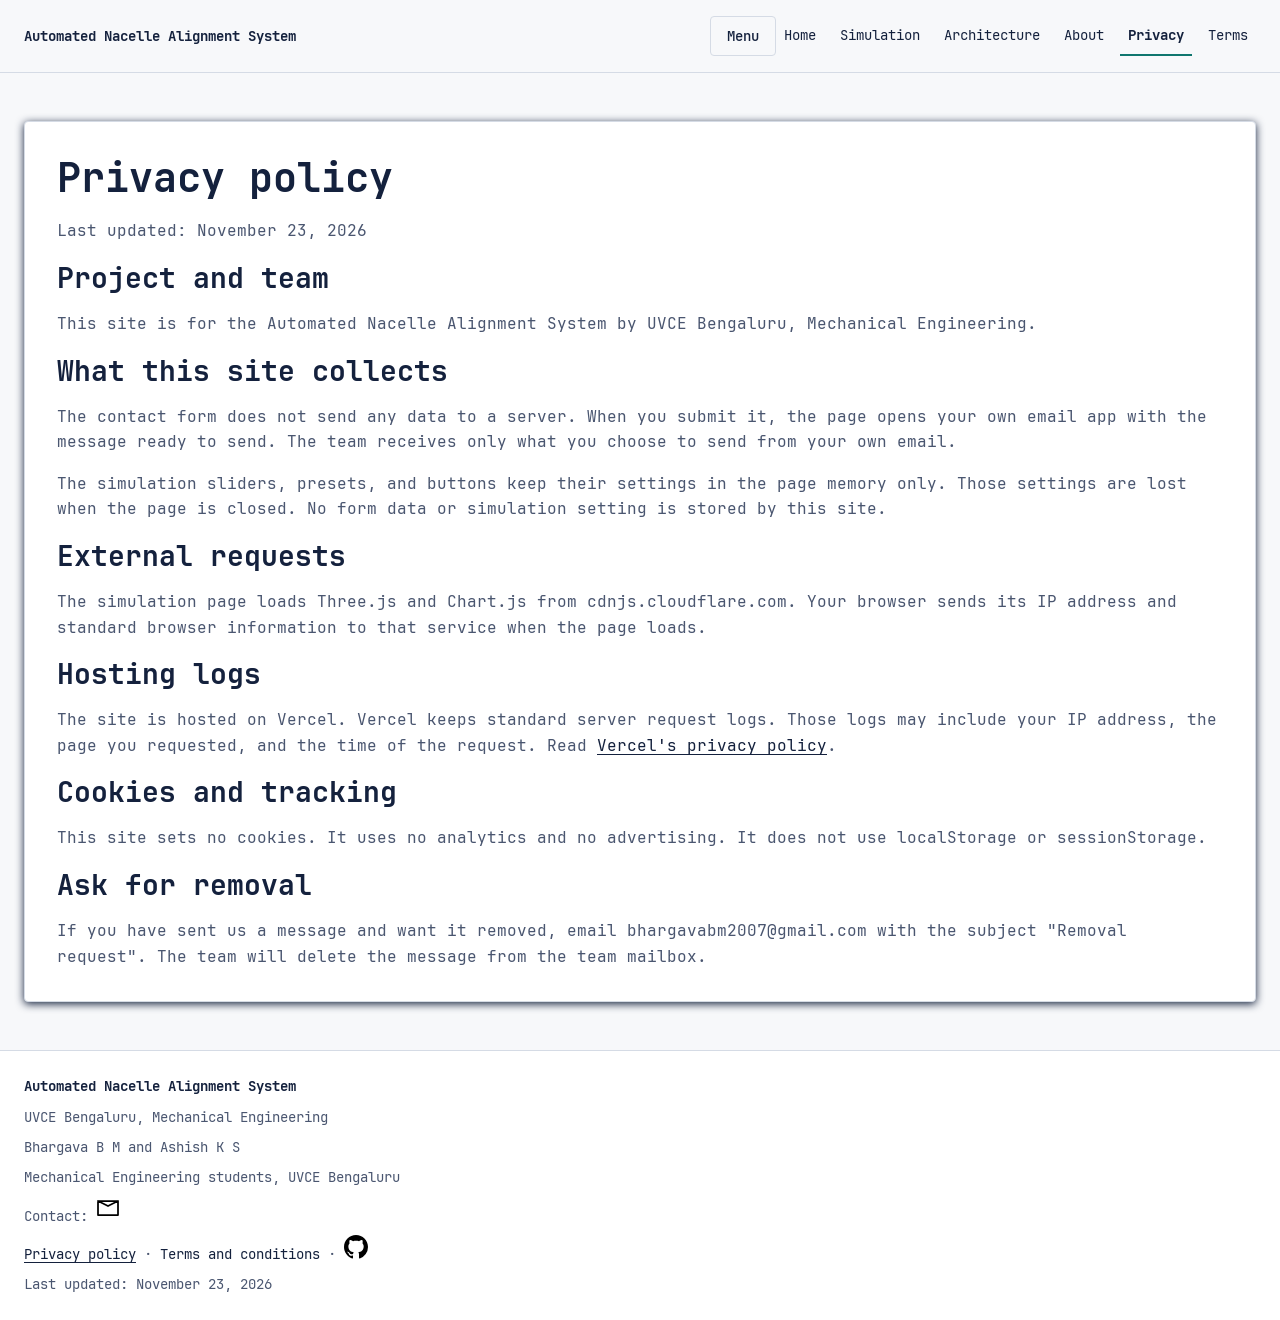
<file: privacy.html>
<!DOCTYPE html>
<html lang="en">
<head>
  <meta charset="UTF-8">
  <meta name="viewport" content="width=device-width, initial-scale=1.0">
  <meta name="description" content="Privacy policy for the Automated Nacelle Alignment System demo website.">
  <title>Automated Nacelle Alignment System</title>
  <link rel="icon" href="assets/img/favicon.svg" type="image/svg+xml">
  <link rel="icon" href="favicon.ico" sizes="any">
  <link rel="apple-touch-icon" href="apple-touch-icon.png">
  <link rel="stylesheet" href="assets/css/styles.css">
  <script src="assets/js/main.js" defer></script>
</head>
<body>
  <a class="skip-link" href="#main-content">Skip to content</a>

  <header class="site-header" id="site-header">
    <div class="header-inner">
      <a class="brand" href="index.html">Automated Nacelle Alignment System</a>
      <nav class="site-nav" id="site-nav" aria-label="Main navigation"></nav>
    </div>
  </header>

  <main class="container" id="main-content">
    <section class="card" aria-labelledby="privacy-heading">
      <h1 id="privacy-heading">Privacy policy</h1>
      <p>Last updated: November 23, 2026</p>

      <h2>Project and team</h2>
      <p>This site is for the Automated Nacelle Alignment System by UVCE Bengaluru, Mechanical Engineering.</p>

      <h2>What this site collects</h2>
      <p>The contact form does not send any data to a server. When you submit it, the page opens your own email app with the message ready to send. The team receives only what you choose to send from your own email.</p>
      <p>The simulation sliders, presets, and buttons keep their settings in the page memory only. Those settings are lost when the page is closed. No form data or simulation setting is stored by this site.</p>

      <h2>External requests</h2>
      <p>The simulation page loads Three.js and Chart.js from cdnjs.cloudflare.com. Your browser sends its IP address and standard browser information to that service when the page loads.</p>

      <h2>Hosting logs</h2>
      <p>The site is hosted on Vercel. Vercel keeps standard server request logs. Those logs may include your IP address, the page you requested, and the time of the request. Read <a href="https://vercel.com/legal/privacy-policy" target="_blank" rel="noopener noreferrer">Vercel's privacy policy</a>.</p>

      <h2>Cookies and tracking</h2>
      <p>This site sets no cookies. It uses no analytics and no advertising. It does not use localStorage or sessionStorage.</p>

      <h2>Ask for removal</h2>
      <p>If you have sent us a message and want it removed, email bhargavabm2007@gmail.com with the subject "Removal request". The team will delete the message from the team mailbox.</p>
    </section>
  </main>

  <footer class="site-footer">
    <div class="footer-inner">
      <p class="footer-name">Automated Nacelle Alignment System</p>
      <p class="footer-college">UVCE Bengaluru, Mechanical Engineering</p>
      <p class="footer-team-names">Bhargava B M and Ashish K S</p>
      <p class="footer-students">Mechanical Engineering students, UVCE Bengaluru</p>
      <p class="footer-contact">Contact: <a href="mailto:bhargavabm2007@gmail.com" class="footer-icon-link" aria-label="Email the team at bhargavabm2007@gmail.com" title="Email the team"><img src="assets/img/icon-email.svg" alt="" width="24" height="24"></a></p>
      <p class="footer-links"><a href="privacy.html">Privacy policy</a> <span class="footer-sep">&middot;</span> <button type="button" class="footer-terms-button" data-terms-open aria-haspopup="dialog">Terms and conditions</button> <span class="footer-sep">&middot;</span> <a href="https://github.com/bhargavabm" target="_blank" rel="noopener noreferrer" class="footer-icon-link" aria-label="GitHub profile" title="GitHub profile"><img src="assets/img/icon-github.svg" alt="" width="24" height="24"></a></p>
      <p>Last updated: November 23, 2026</p>
    </div>
    <dialog id="terms-dialog" aria-labelledby="terms-title">
      <div class="terms-dialog-content">
        <div class="terms-dialog-header">
          <h2 id="terms-title">Terms and conditions</h2>
          <button type="button" class="terms-close" data-terms-close>Close</button>
        </div>
        <p>Last updated: November 23, 2026</p>

        <h3>Student demonstration</h3>
        <p>This site is a student engineering demonstration by UVCE Bengaluru, Mechanical Engineering. It is shared to explain the project and show a jury demo.</p>

        <h3>Simulation use</h3>
        <p>The simulation is for illustration only. It is not a certified control system and must not be used to operate real equipment.</p>

        <h3>No warranty</h3>
        <p>The content is provided as is without warranty. The team does not promise that the site or simulation will be error free or fit for any real world use.</p>

        <h3>Ownership</h3>
        <p>The team owns the content on this site, including the text, graphics, and simulation code.</p>

        <h3>No copying as your own work</h3>
        <p>Visitors may not copy this site, or any part of it, and present it as their own work.</p>

        <h3>Contact</h3>
        <p>For questions about these terms, email bhargavabm2007@gmail.com.</p>
      </div>
    </dialog>
  </footer>
</body>
</html>
</file>
<file: assets/css/styles.css>
@font-face {
  font-family: "JetBrains Mono";
  font-style: normal;
  font-weight: 400;
  font-display: swap;
  src: url("../fonts/jetbrains-mono-400.woff2") format("woff2");
}

@font-face {
  font-family: "JetBrains Mono";
  font-style: normal;
  font-weight: 500;
  font-display: swap;
  src: url("../fonts/jetbrains-mono-500.woff2") format("woff2");
}

@font-face {
  font-family: "JetBrains Mono";
  font-style: normal;
  font-weight: 600;
  font-display: swap;
  src: url("../fonts/jetbrains-mono-600.woff2") format("woff2");
}

@font-face {
  font-family: "JetBrains Mono";
  font-style: normal;
  font-weight: 700;
  font-display: swap;
  src: url("../fonts/jetbrains-mono-700.woff2") format("woff2");
}

:root {
  --bg: #f7f8fa;
  --surface: #ffffff;
  --border: #d5dbe5;
  --text: #14213d;
  --muted: #4a5670;
  --accent: #0f766e;
  --accent-hover: #119d8e;
  --accent-contrast: #ffffff;
  --aligned: #15803d;
  --turning: #b45309;
  --fault: #b91c1c;
  --neutral: #4a5670;
  --space-1: 8px;
  --space-2: 16px;
  --space-3: 24px;
  --space-4: 32px;
  --space-5: 48px;
  --font-h1: 40px;
  --font-h2: 28px;
  --font-h3: 20px;
  --font-body: 16px;
  --font-label: 14px;
  --radius: 4px;
  --shadow: 0 2px 8px var(--text);
}

*,
*::before,
*::after {
  box-sizing: border-box;
}

html {
  scroll-padding-top: 88px;
}

body {
  margin: 0;
  min-height: 100vh;
  background: var(--bg);
  color: var(--text);
  font-family: "JetBrains Mono", ui-monospace, Consolas, monospace;
  font-size: var(--font-body);
  line-height: 1.6;
}

h1,
h2,
h3,
p,
ol,
ul {
  margin-top: 0;
}

h1 {
  margin-bottom: var(--space-2);
  font-size: var(--font-h1);
  line-height: 1.2;
}

h2 {
  margin-bottom: var(--space-2);
  font-size: var(--font-h2);
  line-height: 1.25;
}

h3 {
  margin-bottom: var(--space-1);
  font-size: var(--font-h3);
  line-height: 1.3;
}

p {
  margin-bottom: var(--space-2);
}

a {
  color: var(--text);
  text-underline-offset: 3px;
}

a:hover {
  color: var(--accent);
}

:focus,
:focus-visible {
  outline: 2px solid var(--accent);
  outline-offset: 2px;
}

[hidden] {
  display: none !important;
}

img,
svg,
canvas {
  max-width: 100%;
}

button,
input,
textarea {
  font: inherit;
}

button {
  cursor: pointer;
}

button:disabled,
input:disabled,
textarea:disabled {
  opacity: 0.45;
  cursor: not-allowed;
}

.visually-hidden {
  position: absolute;
  width: 1px;
  height: 1px;
  padding: 0;
  margin: -1px;
  overflow: hidden;
  clip: rect(0, 0, 0, 0);
  white-space: nowrap;
  border: 0;
}

.skip-link {
  position: absolute;
  top: -100px;
  left: var(--space-2);
  z-index: 100;
  padding: var(--space-1) var(--space-2);
  background: var(--accent);
  color: var(--accent-contrast);
  border-radius: var(--radius);
  font-weight: 700;
  text-decoration: none;
}

.skip-link:focus {
  top: var(--space-2);
}

.site-header {
  position: sticky;
  top: 0;
  z-index: 50;
  background: var(--bg);
  border-bottom: 1px solid var(--border);
}

.header-inner {
  width: 100%;
  max-width: 1440px;
  margin: 0 auto;
  padding: var(--space-2) var(--space-3);
  display: flex;
  align-items: center;
  justify-content: space-between;
  gap: var(--space-3);
}

.brand {
  color: var(--text);
  font-size: 14px;
  font-weight: 700;
  text-decoration: none;
}

.brand:hover {
  color: var(--accent);
}

.site-nav {
  display: flex;
  align-items: center;
}

.nav-list {
  display: flex;
  align-items: center;
  gap: var(--space-1);
  margin: 0;
  padding: 0;
  list-style: none;
}

.nav-list a {
  display: block;
  padding: var(--space-1);
  border-bottom: 2px solid transparent;
  color: var(--text);
  font-size: 14px;
  text-decoration: none;
}

.nav-list a:hover {
  border-bottom-color: var(--border);
  color: var(--text);
}

.nav-list a[aria-current="page"] {
  border-bottom-color: var(--accent);
  color: var(--text);
  font-weight: 700;
}

.nav-list .nav-dialog-button {
  display: block;
  padding: var(--space-1);
  border: 0;
  border-bottom: 2px solid transparent;
  background: transparent;
  color: var(--text);
  font-size: 14px;
  text-decoration: none;
  cursor: pointer;
}

.nav-list .nav-dialog-button:hover {
  border-bottom-color: var(--border);
  color: var(--text);
}

.menu-button {
  display: none;
}

.menu-button,
.button,
.control-button,
.view-button,
.tour-button {
  display: inline-flex;
  align-items: center;
  justify-content: center;
  gap: var(--space-1);
  min-height: 40px;
  padding: var(--space-1) var(--space-2);
  border: 1px solid var(--border);
  border-radius: var(--radius);
  background: transparent;
  color: var(--text);
  font-size: 14px;
  font-weight: 600;
  text-decoration: none;
}

.menu-button:hover,
.control-button:hover,
.view-button:hover,
.tour-button:hover {
  border-color: var(--accent-hover);
}

.button-primary {
  border-color: var(--accent);
  background: var(--accent);
  color: var(--accent-contrast);
}

.button-primary:hover {
  border-color: var(--accent-hover);
  background: var(--accent-hover);
  color: var(--accent-contrast);
}

.button-secondary {
  border-color: var(--border);
  color: var(--text);
}

.button-secondary:hover {
  border-color: var(--accent-hover);
  color: var(--text);
}

.button-row {
  display: flex;
  flex-wrap: wrap;
  gap: var(--space-2);
}

.container {
  width: 100%;
  max-width: 1440px;
  margin: 0 auto;
  padding: var(--space-5) var(--space-3) var(--space-5);
  display: grid;
  gap: var(--space-5);
}

.card,
.panel,
.workflow-panel,
.chart-card,
.control-group {
  background: var(--surface);
  border: 1px solid var(--border);
  border-radius: var(--radius);
  box-shadow: var(--shadow);
}

.card {
  padding: var(--space-4);
}

.card p:last-child {
  margin-bottom: 0;
}

.card p {
  color: var(--muted);
}

.section {
  display: grid;
  gap: var(--space-3);
}

.hero {
  display: grid;
  grid-template-columns: minmax(0, 1.2fr) minmax(260px, 0.8fr);
  align-items: center;
  gap: var(--space-4);
  padding: var(--space-5);
  background: var(--surface);
  border: 1px solid var(--border);
  border-radius: var(--radius);
  box-shadow: var(--shadow);
}

.hero h1 {
  margin-bottom: var(--space-2);
}

.hero-tagline {
  margin-bottom: var(--space-3);
  color: var(--muted);
}

.hero-visual svg {
  display: block;
  width: 100%;
  max-width: 360px;
  margin: 0 auto;
}

.problem-grid {
  display: grid;
  grid-template-columns: repeat(3, minmax(0, 1fr));
  gap: var(--space-3);
}

.problem-item {
  padding: var(--space-3);
  background: var(--surface);
  border: 1px solid var(--border);
  border-radius: var(--radius);
}

.problem-item p {
  margin-bottom: 0;
  color: var(--text);
}

.steps-grid {
  display: grid;
  grid-template-columns: repeat(5, minmax(0, 1fr));
  gap: var(--space-3);
  margin: 0;
  padding: 0;
  list-style: none;
}

.step-card {
  display: flex;
  flex-direction: column;
  gap: var(--space-1);
  padding: var(--space-3);
}

.step-number {
  display: inline-flex;
  align-items: center;
  justify-content: center;
  width: 32px;
  height: 32px;
  border: 1px solid var(--border);
  border-radius: var(--radius);
  color: var(--accent);
  font-size: 14px;
  font-weight: 700;
}

.step-card h3 {
  margin-bottom: 0;
}

.step-card p {
  margin-bottom: 0;
  font-size: 14px;
}

.stats-grid {
  display: grid;
  grid-template-columns: repeat(3, minmax(0, 1fr));
  gap: var(--space-3);
}

.stat-card {
  text-align: left;
}

.stat-value {
  margin-bottom: var(--space-1);
  color: var(--accent);
  font-size: var(--font-h3);
  font-weight: 700;
}

.stat-label {
  margin-bottom: 0;
  color: var(--muted);
  font-size: 14px;
}

.results-note {
  margin-bottom: var(--space-2);
  color: var(--muted);
  font-size: 14px;
}

.simulation-layout {
  max-width: 1440px;
  padding-top: var(--space-4);
  gap: var(--space-4);
}

.simulation-layout > h1 {
  margin-bottom: 0;
}

.view-toolbar {
  display: flex;
  flex-wrap: wrap;
  gap: var(--space-1);
}

.view-button.is-active {
  border-color: var(--accent);
  color: var(--accent);
}

.main-row {
  display: grid;
  grid-template-columns: minmax(0, 68fr) minmax(300px, 32fr);
  gap: var(--space-3);
  align-items: stretch;
  min-width: 0;
}

.scene-shell {
  display: grid;
  position: relative;
  align-self: start;
  width: 100%;
  aspect-ratio: 16 / 9;
  background: var(--bg);
  border: 1px solid var(--border);
  border-radius: var(--radius);
  overflow: hidden;
  min-width: 0;
}

.scene-shell > .scene-container {
  grid-area: 1 / 1;
  position: relative;
  width: 100%;
  height: 100%;
  min-width: 0;
  min-height: 0;
  overflow: hidden;
}

.scene-container {
  background: var(--bg);
}

.scene-container canvas {
  display: block;
  position: relative;
  width: 100%;
  height: 100%;
}

.workflow-panel {
  height: 100%;
  min-height: 0;
  overflow: hidden;
  padding: var(--space-3);
}

.workflow-panel h2 {
  margin-bottom: var(--space-2);
}

.state-indicator {
  display: flex;
  align-items: center;
  gap: var(--space-1);
  margin-bottom: var(--space-2);
  padding: var(--space-1);
  border: 1px solid var(--border);
  border-radius: var(--radius);
  color: var(--text);
  font-weight: 700;
}

.state-square {
  width: 14px;
  height: 14px;
  flex: 0 0 14px;
  border: 1px solid var(--border);
  border-radius: var(--radius);
  background: var(--neutral);
}

.state-indicator[data-state="ALIGNED"] .state-square {
  background: var(--aligned);
}

.state-indicator[data-state="TURNING"] .state-square {
  background: var(--turning);
}

.state-indicator[data-state="FAULT"] .state-square {
  background: var(--fault);
}

.state-indicator[data-state="IDLE"] .state-square,
.state-indicator[data-state="MONITORING"] .state-square {
  background: var(--neutral);
}

.tour-controls {
  display: flex;
  flex-wrap: wrap;
  align-items: center;
  gap: var(--space-1);
  margin-bottom: var(--space-3);
}

.tour-controls label {
  display: inline-flex;
  align-items: center;
  gap: var(--space-1);
  color: var(--text);
  font-size: 14px;
}

.tour-status {
  width: 100%;
  margin: 0;
  color: var(--muted);
  font-size: 14px;
}

.workflow-list {
  display: grid;
  gap: var(--space-1);
  margin: 0;
  padding: 0;
  list-style: none;
}

.workflow-stage {
  padding: var(--space-1) var(--space-2);
  border: 1px solid var(--border);
  border-radius: var(--radius);
}

.workflow-stage.is-tour-active {
  border-color: var(--accent);
}

.workflow-stage p {
  margin-bottom: 4px;
  color: var(--text);
  font-size: 14px;
  line-height: 1.35;
  overflow-wrap: anywhere;
}

.stage-value {
  color: var(--accent);
  font-size: 14px;
  font-weight: 700;
  font-variant-numeric: tabular-nums;
}

.readouts-strip {
  display: grid;
  grid-template-columns: repeat(5, minmax(0, 1fr));
  gap: var(--space-2);
  min-width: 0;
  padding: var(--space-2);
  background: var(--surface);
  border: 1px solid var(--border);
  border-radius: var(--radius);
  overflow: hidden;
}

.readout-item {
  display: grid;
  gap: 4px;
  min-width: 0;
}

.readout-item span {
  color: var(--muted);
  font-size: 14px;
}

.readout-item output {
  color: var(--accent);
  font-size: 14px;
  font-weight: 700;
  font-variant-numeric: tabular-nums;
  overflow-wrap: anywhere;
}

.graphs-row {
  display: grid;
  grid-template-columns: repeat(3, minmax(0, 1fr));
  gap: var(--space-3);
  min-width: 0;
  overflow: hidden;
}

.graphs-row h2 {
  grid-column: 1 / -1;
  margin-bottom: 0;
}

.graph-card {
  min-width: 0;
  padding: var(--space-2);
}

.chart-head {
  display: flex;
  align-items: baseline;
  justify-content: space-between;
  gap: var(--space-2);
  margin-bottom: var(--space-1);
}

.chart-head h3 {
  margin-bottom: 0;
}

.chart-current {
  color: var(--text);
  font-size: 14px;
  font-weight: 700;
  font-variant-numeric: tabular-nums;
}

.chart-wrap {
  height: 220px;
}

.chart-wrap canvas {
  width: 100% !important;
  height: 100% !important;
}

.controls-section {
  min-width: 0;
  overflow: hidden;
}

.controls-card {
  padding: var(--space-3);
}

.controls-header {
  display: flex;
  align-items: center;
  justify-content: space-between;
  gap: var(--space-2);
  margin-bottom: var(--space-3);
}

.controls-header h2 {
  margin-bottom: 0;
}

.control-row {
  margin-bottom: var(--space-2);
}

.controls-groups {
  display: grid;
  grid-template-columns: repeat(3, minmax(0, 1fr));
  gap: var(--space-3);
}

.control-group {
  padding: var(--space-2);
  box-shadow: none;
}

.control-group h3 {
  margin-bottom: var(--space-2);
}

.sliders-stack {
  display: grid;
  gap: var(--space-1);
}

.slider-control {
  display: grid;
  gap: var(--space-1);
  min-width: 0;
}

.slider-head {
  display: flex;
  align-items: baseline;
  justify-content: space-between;
  gap: var(--space-2);
  font-size: 14px;
}

.slider-label {
  color: var(--text);
  white-space: nowrap;
}

.slider-value {
  display: flex;
  gap: 6px;
  color: var(--text);
  white-space: nowrap;
  font-variant-numeric: tabular-nums;
}

.slider-unit {
  color: var(--muted);
}

.slider-control input[type="range"] {
  width: 100%;
  margin: 0;
  accent-color: var(--accent);
}

.slider-ticks {
  display: flex;
  justify-content: space-between;
  margin-top: 4px;
  color: var(--muted);
  font-size: 14px;
  font-variant-numeric: tabular-nums;
}

.contact-form {
  display: grid;
  gap: var(--space-2);
  max-width: 640px;
  margin-top: var(--space-3);
}

.form-field {
  display: grid;
  gap: var(--space-1);
}

.form-field label {
  color: var(--text);
  font-size: 14px;
  font-weight: 600;
}

.form-field input,
.form-field textarea {
  width: 100%;
  padding: var(--space-1);
  border: 1px solid var(--border);
  border-radius: var(--radius);
  background: var(--bg);
  color: var(--text);
  font-size: var(--font-body);
  resize: vertical;
}

.form-field input:focus,
.form-field textarea:focus {
  border-color: var(--accent);
  outline: 2px solid var(--accent);
  outline-offset: 2px;
}

.form-error {
  margin: 0;
  color: var(--fault);
  font-size: 14px;
}

.contact-submit {
  justify-self: start;
}

.site-footer {
  border-top: 1px solid var(--border);
  background: var(--surface);
}

.footer-inner {
  width: 100%;
  max-width: 1440px;
  margin: 0 auto;
  padding: var(--space-3);
  display: grid;
  gap: var(--space-1);
  color: var(--muted);
  font-size: 14px;
}

.footer-inner p {
  margin: 0;
}

.footer-name {
  color: var(--text);
  font-weight: 700;
}

.footer-inner a {
  color: var(--text);
}

.footer-inner a:hover {
  color: var(--accent);
}

.footer-icon-link {
  color: var(--accent);
  display: inline-flex;
  align-items: center;
  text-decoration: none;
  border-radius: 4px;
}

.footer-icon-link img {
  width: 24px;
  height: 24px;
  display: block;
}

.footer-icon-link:focus-visible {
  outline: 2px solid var(--accent);
  outline-offset: 2px;
}

.footer-terms-button {
  padding: 0;
  border: 0;
  background: transparent;
  color: var(--text);
  font: inherit;
  font-size: 14px;
  text-decoration: none;
  cursor: pointer;
}

.footer-terms-button:hover {
  color: var(--accent);
}

#terms-dialog {
  width: calc(100% - var(--space-4));
  max-width: 720px;
  max-height: calc(100vh - var(--space-4));
  padding: 0;
  border: 1px solid var(--border);
  border-radius: var(--radius);
  background: var(--surface);
  color: var(--text);
  box-shadow: var(--shadow);
  overflow: hidden;
}

#terms-dialog::backdrop {
  background: var(--text);
  opacity: 0.55;
}

.terms-dialog-content {
  max-height: calc(100vh - var(--space-4) - 2px);
  padding: var(--space-3);
  overflow-y: auto;
  font-size: var(--font-body);
}

.terms-dialog-header {
  display: flex;
  align-items: center;
  justify-content: space-between;
  gap: var(--space-2);
}

#terms-title {
  margin: 0;
  font-size: var(--font-h3);
}

.terms-dialog-content h3,
.terms-dialog-content p {
  font-size: var(--font-body);
  line-height: 1.5;
}

.terms-close {
  min-height: 40px;
  padding: var(--space-1) var(--space-2);
  border: 1px solid var(--border);
  border-radius: var(--radius);
  background: var(--surface);
  color: var(--text);
  font-size: var(--font-body);
  cursor: pointer;
}

.terms-close:hover {
  border-color: var(--accent-hover);
}

@media (max-width: 1100px) {
  .steps-grid {
    grid-template-columns: repeat(3, minmax(0, 1fr));
  }

  .graphs-row,
  .controls-groups {
    grid-template-columns: repeat(2, minmax(0, 1fr));
  }
}

@media (max-width: 900px) {
  .main-row {
    grid-template-columns: 1fr;
  }

  .scene-shell {
    aspect-ratio: 4 / 3;
  }

  .workflow-panel {
    height: auto;
  }

  .hero {
    grid-template-columns: 1fr;
    padding: var(--space-4);
  }

  .problem-grid,
  .stats-grid {
    grid-template-columns: 1fr;
  }

  .steps-grid {
    grid-template-columns: repeat(2, minmax(0, 1fr));
  }
}

@media (max-width: 900px) {
  .header-inner {
    padding: var(--space-2);
  }

  .menu-button {
    display: inline-flex;
  }

  .site-nav {
    position: relative;
  }

  .nav-list {
    display: none;
    position: absolute;
    top: calc(100% + var(--space-1));
    right: 0;
    width: 200px;
    padding: var(--space-1);
    background: var(--surface);
    border: 1px solid var(--border);
    border-radius: var(--radius);
    box-shadow: var(--shadow);
  }

  .nav-list.is-open {
    display: grid;
  }

  .nav-list a {
    border-bottom: 2px solid transparent;
  }

  .nav-list a[aria-current="page"] {
    border-bottom-color: var(--accent);
  }

  .container {
    padding: var(--space-4) var(--space-2);
    gap: var(--space-4);
  }

  .hero,
  .card,
  .controls-card {
    padding: var(--space-3);
  }

  .steps-grid,
  .graphs-row,
  .controls-groups {
    grid-template-columns: 1fr;
  }

  .readouts-strip {
    grid-template-columns: repeat(2, minmax(0, 1fr));
  }
}

@media (prefers-reduced-motion: reduce) {
  html {
    scroll-behavior: auto;
  }

  *,
  *::before,
  *::after {
    animation-duration: 0.01ms !important;
    transition-duration: 0.01ms !important;
  }
}

html:has(body.simulation-page) {
  height: 100vh;
  overflow: hidden;
}

body.simulation-page {
  display: grid;
  grid-template-rows: 56px minmax(0, 1fr);
  height: 100vh;
  min-height: 0;
  overflow: hidden;
  font-size: 16px;
}

.simulation-page .sim-topbar {
  display: grid;
  grid-template-columns: auto minmax(0, 1fr) auto;
  align-items: center;
  gap: 16px;
  min-width: 0;
  padding: 0 12px;
  border-bottom: 1px solid var(--border);
  background: var(--surface);
}

.simulation-page .sim-topbar h1 {
  margin: 0;
  font-size: 20px;
  line-height: 1.2;
}

.simulation-page .top-nav {
  min-width: 0;
  overflow: hidden;
}

.simulation-page .top-nav .menu-button {
  display: none;
}

.simulation-page .top-nav .nav-list {
  display: flex;
  flex-wrap: nowrap;
  justify-content: center;
  gap: 2px;
  margin: 0;
  padding: 0;
  list-style: none;
}

.simulation-page .top-nav .nav-list a {
  display: block;
  padding: 6px;
  border-bottom: 2px solid transparent;
  font-size: 14px;
  line-height: 1.2;
  white-space: nowrap;
}

.simulation-page .view-toolbar {
  display: flex;
  flex-wrap: nowrap;
  gap: 4px;
}

.simulation-page .view-button,
.simulation-page .control-button,
.simulation-page .tour-button {
  min-height: 30px;
  padding: 4px 8px;
  border: 1px solid var(--border);
  border-radius: var(--radius);
  background: transparent;
  color: var(--text);
  font-size: 14px;
  line-height: 1.2;
  white-space: nowrap;
}

.simulation-page .view-button.is-active {
  border-color: var(--accent);
  color: var(--accent);
}

.simulation-page .sim-layout {
  display: grid;
  min-height: 0;
  padding: 8px;
  overflow: hidden;
}

.simulation-page .sim-columns {
  display: grid;
  grid-template-columns: minmax(0, 62fr) minmax(0, 38fr);
  gap: 8px;
  min-width: 0;
  min-height: 0;
  overflow: hidden;
}

.simulation-page .turbine-panel,
.simulation-page .alignment-panel,
.simulation-page .controls-panel {
  min-width: 0;
  min-height: 0;
  overflow: hidden;
  border: 1px solid var(--border);
  border-radius: var(--radius);
  background: var(--surface);
}

.simulation-page .turbine-panel {
  display: grid;
  grid-template-columns: repeat(2, minmax(0, 110px)) minmax(0, 1fr);
  grid-template-rows: 32px minmax(0, 1fr);
}

.simulation-page .tab-input {
  position: absolute;
  width: 1px;
  height: 1px;
  opacity: 0;
  pointer-events: none;
}

.simulation-page .turbine-panel > .tab-button {
  grid-row: 1;
  display: flex;
  align-items: center;
  justify-content: center;
  border: 1px solid var(--border);
  border-bottom: 2px solid var(--border);
  border-radius: var(--radius) var(--radius) 0 0;
  color: var(--muted);
  cursor: pointer;
  font-size: 14px;
  line-height: 1.2;
}

.simulation-page .turbine-panel > #tab-turbine + .tab-button {
  grid-column: 1;
}

.simulation-page .turbine-panel > #tab-output + .tab-button {
  grid-column: 2;
}

.simulation-page #tab-turbine:checked + .tab-button,
.simulation-page #tab-output:checked + .tab-button {
  border-bottom-color: var(--accent);
  color: var(--accent);
  font-weight: 700;
}

.simulation-page #tab-turbine:focus-visible + .tab-button,
.simulation-page #tab-output:focus-visible + .tab-button {
  outline: 2px solid var(--accent);
  outline-offset: 2px;
}

.simulation-page .turbine-body {
  display: grid;
  grid-column: 1 / -1;
  grid-row: 2;
  min-width: 0;
  min-height: 0;
  overflow: hidden;
}

.simulation-page .turbine-view,
.simulation-page .output-view {
  grid-area: 1 / 1;
  min-width: 0;
  min-height: 0;
  overflow: hidden;
}

.simulation-page #tab-turbine:checked ~ .turbine-body .output-view,
.simulation-page #tab-output:checked ~ .turbine-body .turbine-view {
  visibility: hidden;
  pointer-events: none;
}

.simulation-page .turbine-view {
  display: grid;
  grid-template-rows: 28px minmax(0, 1fr);
}

.simulation-page .wind-caption {
  display: flex;
  align-items: center;
  padding: 0 10px;
  border-bottom: 1px solid var(--border);
  color: var(--text);
  font-size: 14px;
  font-weight: 700;
}

.simulation-page .scene-shell {
  display: grid;
  position: relative;
  width: 100%;
  height: 100%;
  min-width: 0;
  min-height: 0;
  overflow: hidden;
  background: var(--bg);
}

.simulation-page .scene-shell > .scene-container {
  grid-area: 1 / 1;
  position: relative;
  width: 100%;
  height: 100%;
  min-width: 0;
  min-height: 0;
  overflow: hidden;
}

.simulation-page .scene-container canvas {
  display: block;
  position: relative;
  width: 100%;
  height: 100%;
}

.simulation-page .ground-cabinet-label {
  position: absolute;
  left: 42%;
  bottom: 8px;
  z-index: 2;
  padding: 2px 6px;
  border: 1px solid var(--border);
  border-radius: var(--radius);
  background: var(--surface);
  color: var(--text);
  font-size: 14px;
  pointer-events: none;
}

.simulation-page .graphs-grid {
  display: grid;
  grid-template-rows: repeat(3, minmax(0, 1fr));
  gap: 8px;
  height: 100%;
  min-height: 0;
  padding: 8px;
}

.simulation-page .graph-card {
  display: grid;
  grid-template-rows: auto minmax(0, 1fr);
  min-width: 0;
  min-height: 0;
  padding: 8px;
  border: 1px solid var(--border);
  border-radius: var(--radius);
  background: var(--bg);
}

.simulation-page .chart-head {
  display: flex;
  align-items: baseline;
  justify-content: space-between;
  gap: 8px;
  font-size: 14px;
}

.simulation-page .chart-head h3 {
  margin: 0;
  font-size: 14px;
  line-height: 1.2;
}

.simulation-page .chart-current {
  color: var(--accent);
  font-size: 14px;
  font-weight: 700;
  font-variant-numeric: tabular-nums;
}

.simulation-page .chart-wrap {
  min-width: 0;
  min-height: 0;
}

.simulation-page .chart-wrap canvas {
  width: 100% !important;
  height: 100% !important;
}

.simulation-page .right-column {
  display: grid;
  grid-template-rows: minmax(0, 55fr) minmax(0, 45fr);
  gap: 8px;
  min-width: 0;
  min-height: 0;
  overflow: hidden;
}

.simulation-page .alignment-panel {
  display: grid;
  grid-template-rows: auto auto auto minmax(0, 1fr);
  gap: 6px;
  padding: 8px;
}

.simulation-page .controls-panel {
  display: grid;
  grid-template-rows: auto minmax(0, 1fr);
  gap: 6px;
  padding: 8px;
}

.simulation-page .panel-header {
  display: flex;
  align-items: center;
  justify-content: space-between;
  gap: 8px;
  min-width: 0;
}

.simulation-page .panel-header h2 {
  margin: 0;
  font-size: 16px;
  line-height: 1.2;
}

.simulation-page .tour-controls {
  display: flex;
  flex-wrap: wrap;
  justify-content: flex-end;
  align-items: center;
  gap: 4px;
  min-width: 0;
  font-size: 14px;
}

.simulation-page .tour-controls label {
  display: inline-flex;
  align-items: center;
  gap: 4px;
  font-size: 14px;
}

.simulation-page .tour-status {
  flex-basis: 100%;
  margin: 0;
  color: var(--muted);
  font-size: 14px;
  line-height: 1.2;
}

.simulation-page .readout-grid {
  display: grid;
  grid-template-columns: repeat(2, minmax(0, 1fr));
  gap: 2px 10px;
  min-width: 0;
}

.simulation-page .readout-item {
  display: flex;
  align-items: baseline;
  justify-content: space-between;
  gap: 6px;
  min-width: 0;
  color: var(--text);
  font-size: 14px;
  line-height: 1.2;
}

.simulation-page .readout-item > span:first-child {
  color: var(--muted);
  white-space: nowrap;
}

.simulation-page .readout-value {
  display: inline-flex;
  gap: 3px;
  color: var(--text);
  font-variant-numeric: tabular-nums;
  white-space: nowrap;
}

.simulation-page .readout-unit {
  color: var(--muted);
}

.simulation-page .state-indicator {
  display: flex;
  align-items: center;
  gap: 8px;
  padding: 4px 6px;
  border: 1px solid var(--border);
  border-radius: var(--radius);
  font-size: 14px;
  font-weight: 700;
  line-height: 1.2;
}

.simulation-page .state-square {
  width: 12px;
  height: 12px;
  flex: 0 0 12px;
  border: 1px solid var(--border);
  border-radius: var(--radius);
  background: var(--neutral);
}

.simulation-page .state-indicator[data-state="ALIGNED"] .state-square {
  background: var(--aligned);
}

.simulation-page .state-indicator[data-state="TURNING"] .state-square {
  background: var(--turning);
}

.simulation-page .state-indicator[data-state="FAULT"] .state-square {
  background: var(--fault);
}

.simulation-page .workflow-list {
  display: grid;
  grid-template-rows: repeat(5, minmax(0, 1fr));
  gap: 3px;
  min-height: 0;
  margin: 0;
  padding: 0;
  list-style: none;
  overflow: hidden;
}

.simulation-page .workflow-stage {
  display: grid;
  grid-template-columns: 18px minmax(0, auto) minmax(0, 1fr);
  align-items: center;
  gap: 6px;
  min-width: 0;
  padding: 3px 5px;
  border: 1px solid var(--border);
  border-left: 2px solid var(--border);
  border-radius: var(--radius);
  font-size: 14px;
  line-height: 1.2;
  overflow: hidden;
}

.simulation-page .workflow-stage.is-active,
.simulation-page .workflow-stage.is-tour-active {
  border-left-color: var(--accent);
}

.simulation-page .stage-number {
  color: var(--accent);
  font-weight: 700;
}

.simulation-page .stage-title {
  color: var(--text);
  font-weight: 700;
  white-space: nowrap;
}

.simulation-page .stage-value {
  color: var(--muted);
  font-size: 14px;
  font-variant-numeric: tabular-nums;
  overflow: hidden;
  text-overflow: ellipsis;
  white-space: nowrap;
}

.simulation-page .stage-explanation {
  display: none;
}

.simulation-page #controls-body {
  min-height: 0;
  overflow-y: auto;
  overflow-x: hidden;
}

.simulation-page .control-row {
  display: flex;
  flex-wrap: nowrap;
  gap: 4px;
  margin-bottom: 6px;
}

.simulation-page .control-row .control-button {
  flex: 1 1 0;
  min-width: 0;
  padding: 4px;
}

.simulation-page .controls-groups {
  display: grid;
  gap: 6px;
}

.simulation-page .control-group {
  min-width: 0;
  padding: 6px;
  border: 1px solid var(--border);
  border-radius: var(--radius);
  background: var(--bg);
}

.simulation-page .control-group h3 {
  margin: 0 0 5px;
  font-size: 14px;
  line-height: 1.2;
}

.simulation-page .sliders-stack {
  display: grid;
  gap: 6px;
}

.simulation-page .slider-control {
  display: grid;
  gap: 2px;
  min-width: 0;
}

.simulation-page .slider-head {
  display: flex;
  align-items: baseline;
  justify-content: space-between;
  gap: 8px;
  font-size: 14px;
  line-height: 1.2;
}

.simulation-page .slider-label {
  color: var(--text);
  white-space: nowrap;
}

.simulation-page .slider-value {
  display: inline-flex;
  gap: 4px;
  color: var(--text);
  font-variant-numeric: tabular-nums;
  white-space: nowrap;
}

.simulation-page .slider-unit {
  color: var(--muted);
}

.simulation-page .slider-control input[type="range"] {
  width: 100%;
  margin: 0;
  accent-color: var(--accent);
}

.simulation-page .slider-ticks {
  display: flex;
  justify-content: space-between;
  color: var(--muted);
  font-size: 14px;
  font-variant-numeric: tabular-nums;
  line-height: 1.2;
}

.simulation-page .wind-arrow-key {
  margin: 0;
  color: var(--muted);
  font-size: 14px;
  line-height: 1.2;
}

@media (max-width: 1300px) {
  .simulation-page .sim-topbar {
    gap: 8px;
    padding: 0 8px;
  }

  .simulation-page .top-nav .nav-list a {
    padding: 5px 4px;
  }

  .simulation-page .view-button,
  .simulation-page .control-button,
  .simulation-page .tour-button {
    padding: 4px 6px;
  }
}

html:has(body.simulation-page) {
  height: 100vh;
  overflow: hidden;
}

body.simulation-page {
  display: grid;
  grid-template-columns: 62% 38%;
  grid-template-rows: 48px minmax(0, 1fr);
  grid-template-areas:
    "top top"
    "scene side";
  gap: 0;
  height: 100vh;
  min-height: 0;
  margin: 0;
  padding: 0;
  overflow: hidden;
}

.simulation-page .top-bar {
  grid-area: top;
  display: flex;
  align-items: center;
  justify-content: space-between;
  gap: 16px;
  min-width: 0;
  padding: 0 12px;
  border-bottom: 1px solid var(--border);
  background: var(--surface);
}

.simulation-page .top-bar h1 {
  margin: 0;
  font-size: 18px;
  line-height: 1.2;
}

.simulation-page .top-bar .view-toolbar {
  display: flex;
  flex-wrap: nowrap;
  gap: 4px;
}

.simulation-page .top-bar .view-button {
  min-height: 30px;
  padding: 4px 10px;
  border: 1px solid var(--border);
  border-radius: var(--radius);
  background: transparent;
  color: var(--text);
  font-size: 14px;
  line-height: 1.2;
}

.simulation-page .top-bar .view-button.is-active {
  border-color: var(--accent);
  color: var(--accent);
}

.simulation-page .scene-panel {
  grid-area: scene;
  display: grid;
  grid-template-rows: 32px minmax(0, 1fr);
  min-width: 0;
  min-height: 0;
  margin: 8px 4px 8px 8px;
  overflow: hidden;
  border: 1px solid var(--border);
  border-radius: var(--radius);
  background: var(--surface);
}

.simulation-page .panel-tabs {
  display: flex;
  gap: 0;
  min-width: 0;
  border-bottom: 1px solid var(--border);
}

.simulation-page .tab-button {
  min-width: 100px;
  border: 1px solid var(--border);
  border-bottom: 2px solid var(--border);
  border-radius: var(--radius) var(--radius) 0 0;
  background: transparent;
  color: var(--muted);
  font-size: 14px;
  line-height: 1.2;
}

.simulation-page .tab-button[aria-selected="true"] {
  border-bottom-color: var(--accent);
  color: var(--accent);
  font-weight: 700;
}

.simulation-page .tab-content {
  min-width: 0;
  min-height: 0;
  overflow: hidden;
}

.simulation-page #tabpanel-turbine {
  display: grid;
  grid-template-rows: 26px minmax(0, 1fr);
}

.simulation-page .wind-caption {
  display: flex;
  align-items: center;
  padding: 0 8px;
  border-bottom: 1px solid var(--border);
  color: var(--text);
  font-size: 14px;
  line-height: 1.2;
}

.simulation-page .scene-shell {
  position: relative;
  align-self: stretch;
  aspect-ratio: auto;
  width: 100%;
  height: 100%;
  min-width: 0;
  min-height: 0;
  overflow: hidden;
  background: var(--bg);
}

.simulation-page .scene-container,
.simulation-page .scene-container canvas {
  position: relative;
  width: 100%;
  height: 100%;
}

.simulation-page .graphs-grid {
  display: grid;
  grid-template-rows: repeat(3, minmax(0, 1fr));
  gap: 8px;
  height: 100%;
  min-height: 0;
  padding: 8px;
}

.simulation-page .graph-card {
  display: grid;
  grid-template-rows: auto minmax(0, 1fr);
  min-width: 0;
  min-height: 0;
  padding: 8px;
  border: 1px solid var(--border);
  border-radius: var(--radius);
  background: var(--bg);
}

.simulation-page .chart-head {
  display: flex;
  align-items: baseline;
  justify-content: space-between;
  gap: 8px;
  font-size: 14px;
}

.simulation-page .chart-head h2 {
  margin: 0;
  font-size: 14px;
  line-height: 1.2;
}

.simulation-page .chart-current {
  color: var(--accent);
  font-size: 14px;
  font-weight: 700;
  font-variant-numeric: tabular-nums;
}

.simulation-page .chart-wrap {
  min-width: 0;
  min-height: 0;
}

.simulation-page .chart-wrap canvas {
  width: 100% !important;
  height: 100% !important;
}

.simulation-page .side-column {
  grid-area: side;
  display: flex;
  flex-direction: column;
  gap: 8px;
  min-width: 0;
  min-height: 0;
  margin: 8px 8px 8px 4px;
  overflow: hidden;
}

.simulation-page .alignment-panel,
.simulation-page .controls-panel {
  flex: 1 1 0;
  min-width: 0;
  min-height: 0;
  border: 1px solid var(--border);
  border-radius: var(--radius);
  background: var(--surface);
}

.simulation-page .alignment-panel {
  display: grid;
  grid-template-rows: auto auto auto minmax(0, 1fr);
  gap: 5px;
  padding: 8px;
  overflow: hidden;
}

.simulation-page .controls-panel {
  padding: 8px;
  overflow-y: auto;
  overflow-x: hidden;
}

.simulation-page .panel-header {
  display: flex;
  flex-wrap: wrap;
  align-items: center;
  justify-content: space-between;
  gap: 8px;
  min-width: 0;
}

.simulation-page .panel-header h2 {
  margin: 0;
  font-size: 16px;
  line-height: 1.2;
}

.simulation-page .tour-controls {
  display: flex;
  flex-wrap: wrap;
  justify-content: flex-end;
  align-items: center;
  gap: 4px;
  min-width: 0;
  font-size: 14px;
}

.simulation-page .tour-controls label {
  display: inline-flex;
  align-items: center;
  gap: 4px;
  font-size: 14px;
}

.simulation-page .tour-status {
  flex-basis: 100%;
  margin: 0;
  color: var(--muted);
  font-size: 14px;
  line-height: 1.2;
}

.simulation-page .readout-grid {
  display: grid;
  grid-template-columns: repeat(2, minmax(0, 1fr));
  gap: 2px 10px;
}

.simulation-page .readout-item {
  display: flex;
  flex-wrap: wrap;
  align-items: baseline;
  justify-content: space-between;
  gap: 6px;
  min-width: 0;
  color: var(--text);
  font-size: 14px;
  line-height: 1.2;
}

.simulation-page .readout-item > span:first-child {
  color: var(--muted);
  white-space: normal;
}

.simulation-page .readout-value {
  display: inline-flex;
  gap: 3px;
  color: var(--text);
  font-variant-numeric: tabular-nums;
  white-space: nowrap;
}

.simulation-page .readout-unit {
  color: var(--muted);
}

.simulation-page .state-indicator {
  display: flex;
  align-items: center;
  gap: 8px;
  padding: 4px 6px;
  border: 1px solid var(--border);
  border-radius: var(--radius);
  font-size: 14px;
  font-weight: 700;
  line-height: 1.2;
}

.simulation-page .state-square {
  width: 12px;
  height: 12px;
  flex: 0 0 12px;
  border: 1px solid var(--border);
  border-radius: var(--radius);
  background: var(--neutral);
}

.simulation-page .state-indicator[data-state="ALIGNED"] .state-square {
  background: var(--aligned);
}

.simulation-page .state-indicator[data-state="TURNING"] .state-square {
  background: var(--turning);
}

.simulation-page .state-indicator[data-state="FAULT"] .state-square {
  background: var(--fault);
}

.simulation-page .workflow-list {
  display: grid;
  grid-template-rows: repeat(5, minmax(0, 1fr));
  gap: 3px;
  min-height: 0;
  margin: 0;
  padding: 0;
  list-style: none;
  overflow: hidden;
}

.simulation-page .workflow-stage {
  display: grid;
  grid-template-columns: minmax(0, auto) minmax(0, 1fr);
  align-items: center;
  gap: 6px;
  min-width: 0;
  padding: 3px 5px;
  border: 1px solid var(--border);
  border-left: 2px solid var(--border);
  border-radius: var(--radius);
  font-size: 14px;
  line-height: 1.2;
  overflow: hidden;
}

.simulation-page .workflow-stage.is-active,
.simulation-page .workflow-stage.is-tour-active {
  border-left-color: var(--accent);
}

.simulation-page .stage-title {
  color: var(--text);
  font-weight: 700;
  white-space: nowrap;
}

.simulation-page .stage-value {
  color: var(--muted);
  font-size: 14px;
  font-variant-numeric: tabular-nums;
  overflow: hidden;
  text-overflow: ellipsis;
  white-space: nowrap;
}

.simulation-page .stage-explanation {
  display: none;
}

.simulation-page .button-row {
  display: flex;
  flex-wrap: nowrap;
  gap: 4px;
  margin-bottom: 6px;
}

.simulation-page .button-row .control-button {
  flex: 1 1 0;
  min-width: 0;
  min-height: 30px;
  padding: 4px;
}

.simulation-page .controls-groups {
  display: grid;
  gap: 6px;
}

.simulation-page .control-group {
  min-width: 0;
  padding: 6px;
  border: 1px solid var(--border);
  border-radius: var(--radius);
  background: var(--bg);
}

.simulation-page .control-group h3 {
  margin: 0 0 5px;
  font-size: 14px;
  line-height: 1.2;
}

.simulation-page .slider-control {
  display: grid;
  gap: 2px;
  margin-bottom: 6px;
}

.simulation-page .slider-line {
  display: flex;
  align-items: baseline;
  justify-content: space-between;
  gap: 10px;
  font-size: 14px;
  line-height: 1.2;
}

.simulation-page .slider-label {
  color: var(--text);
  white-space: nowrap;
}

.simulation-page .slider-value {
  display: inline-flex;
  gap: 4px;
  color: var(--text);
  font-variant-numeric: tabular-nums;
  white-space: nowrap;
}

.simulation-page .slider-unit {
  color: var(--muted);
}

.simulation-page .slider-control input[type="range"] {
  width: 100%;
  margin: 0;
  accent-color: var(--accent);
}

.simulation-page .slider-ticks {
  display: flex;
  justify-content: space-between;
  color: var(--muted);
  font-size: 14px;
  font-variant-numeric: tabular-nums;
  line-height: 1.2;
}

@media (max-width: 1300px) {
  .simulation-page .top-bar {
    gap: 8px;
    padding: 0 8px;
  }

  .simulation-page .top-bar .view-button {
    padding: 4px 6px;
  }

  .simulation-page .tour-button,
  .simulation-page .button-row .control-button {
    padding: 4px;
    font-size: 14px;
  }
}

.simulation-page .panel-header h2,
.simulation-page .chart-head h2,
.simulation-page .control-group h3 {
  font-size: 18px;
  line-height: 1.2;
}

.simulation-page .alignment-panel {
  flex: 1.15 1 0;
  grid-template-rows: auto auto auto minmax(0, 1fr);
  gap: 4px;
  padding: 8px;
  letter-spacing: 0;
}

.simulation-page .controls-panel {
  flex: 0.85 1 0;
  display: grid;
  grid-template-rows: auto minmax(0, 1fr);
  gap: 6px;
  padding: 8px;
  overflow: hidden;
}

.simulation-page .readout-grid {
  gap: 1px 10px;
}

.simulation-page .state-indicator {
  padding: 3px 6px;
}

.simulation-page .workflow-list {
  grid-template-columns: minmax(0, 1fr);
  grid-template-rows: none;
  grid-auto-rows: minmax(28px, auto);
  gap: 3px;
  margin: 0;
  padding: 0;
  list-style: none;
  overflow-x: hidden;
  overflow-y: auto;
}

.simulation-page .workflow-stage {
  grid-template-columns: minmax(120px, auto) minmax(0, 1fr);
  gap: 6px;
  min-height: 28px;
  padding: 2px 5px;
  overflow: visible;
}

.simulation-page .stage-title {
  white-space: nowrap;
}

.simulation-page .stage-value {
  overflow: visible;
  text-overflow: clip;
  white-space: nowrap;
}

.simulation-page #controls-body {
  display: flex;
  flex-direction: column;
  gap: 6px;
  min-height: 0;
  overflow-x: hidden;
  overflow-y: auto;
}

.simulation-page .button-row {
  flex-wrap: wrap;
  gap: 4px;
  margin: 0;
}

.simulation-page .button-row .control-button {
  flex: 1 1 auto;
  min-width: max-content;
  min-height: 30px;
  padding: 4px 6px;
  white-space: nowrap;
}

.simulation-page .controls-groups {
  grid-template-columns: repeat(3, minmax(0, 1fr));
  align-items: start;
  gap: 6px;
}

.simulation-page .control-group {
  min-width: 0;
  padding: 5px;
}

.simulation-page .control-group h3 {
  margin: 0 0 4px;
}

.simulation-page .slider-control {
  gap: 1px;
  margin-bottom: 5px;
}

.simulation-page .slider-line {
  gap: 4px;
}

.simulation-page .slider-label {
  min-width: 0;
  white-space: normal;
  overflow-wrap: anywhere;
}

.simulation-page .slider-value {
  white-space: nowrap;
}

.simulation-page .scene-container canvas {
  position: relative;
  z-index: 1;
}

.section-reset-view {
  position: absolute;
  top: 10px;
  right: 10px;
  z-index: 4;
  padding: 6px 10px;
  border: 1px solid var(--border);
  border-radius: 4px;
  background: var(--surface);
  color: var(--text);
  font: inherit;
  font-size: 14px;
  cursor: pointer;
}

.section-reset-view:hover {
  border-color: var(--accent);
}

.section-reset-view:focus-visible {
  outline: 2px solid var(--accent);
  outline-offset: 2px;
}

.section-label {
  position: absolute;
  z-index: 5;
  display: inline-block;
  background: var(--surface);
  color: var(--text);
  border: 1px solid var(--border);
  border-radius: 4px;
  padding: 4px 8px;
  font-size: 14px;
  pointer-events: none;
  user-select: none;
  white-space: nowrap;
  box-shadow: 0 2px 8px rgba(0, 0, 0, 0.25);
}

.section-keyboard-list {
  position: absolute;
  width: 1px;
  height: 1px;
  padding: 0;
  margin: -1px;
  overflow: hidden;
  clip: rect(0, 0, 0, 0);
  border: 0;
}

.zoom-controls {
  position: absolute;
  bottom: 10px;
  right: 10px;
  z-index: 4;
  display: flex;
  gap: 6px;
}

.zoom-button {
  min-width: 36px;
  min-height: 36px;
  padding: 6px 10px;
  border: 1px solid var(--border);
  border-radius: 4px;
  background: var(--surface);
  color: var(--text);
  font: inherit;
  font-size: 14px;
  line-height: 1;
  cursor: pointer;
}

.zoom-button:hover {
  border-color: var(--accent);
}

.zoom-button:focus-visible {
  outline: 2px solid var(--accent);
  outline-offset: 2px;
}

#architecture picture {
  display: block;
  width: 100%;
  max-width: 880px;
  margin-inline: auto;
  overflow: hidden;
}

#architecture picture img {
  display: block;
  width: 100%;
  max-width: 100%;
  height: auto;
}

@media (max-width: 767px) {
  html:has(body.simulation-page),
  body.simulation-page {
    height: auto;
    min-height: 100%;
    overflow: visible;
  }

  body.simulation-page {
    display: block;
  }

  .simulation-page .top-bar {
    flex-wrap: wrap;
    height: auto;
    padding: 8px;
    overflow: visible;
  }

  .simulation-page .top-bar .view-toolbar,
  .simulation-page .control-group,
  .simulation-page .slider-control,
  .simulation-page .slider-line {
    flex-wrap: wrap;
    width: 100%;
    max-width: 100%;
  }

  .simulation-page .top-bar .view-toolbar > *,
  .simulation-page .control-group > *,
  .simulation-page .slider-line > * {
    max-width: 100%;
  }

  .simulation-page input[type="range"] {
    max-width: 100%;
    height: 44px;
  }

  .simulation-page .scene-panel {
    height: 60vh;
    min-height: 320px;
    margin: 8px;
    overflow: hidden;
  }

  .simulation-page .side-column {
    display: flex;
    flex-direction: column;
    gap: 8px;
    margin: 0 8px 8px;
    overflow: visible;
  }

  .simulation-page .alignment-panel,
  .simulation-page .controls-panel {
    display: block;
    flex: none;
    width: 100%;
    max-width: 100%;
    height: auto;
    overflow: visible;
  }

  .skip-link,
  .brand,
  .menu-button,
  .nav-list a,
  .nav-list .nav-dialog-button,
  .button,
  .control-button,
  .view-button,
  .tour-button,
  .tab-button,
  .zoom-button,
  .section-reset-view,
  .terms-close,
  .footer-inner a,
  .footer-terms-button,
  .footer-icon-link {
    display: inline-flex;
    align-items: center;
    justify-content: center;
    min-height: 44px;
    min-width: 44px;
    padding: 10px 12px;
  }

  .footer-icon-link {
    padding: 10px;
  }

  .brand,
  .menu-button,
  .nav-list a,
  .nav-list .nav-dialog-button,
  .button,
  .control-button,
  .view-button,
  .tour-button,
  .tab-button,
  .zoom-button,
  .section-reset-view,
  .footer-inner,
  .footer-inner a,
  .footer-terms-button,
  .footer-name,
  .step-number,
  .results-note,
  .stat-label,
  .tour-status,
  .readout-value,
  .readout-unit,
  .state-square,
  .workflow-stage,
  .stage-title,
  .stage-explanation,
  .slider-label,
  .slider-value,
  .slider-unit,
  .wind-arrow-key,
  p,
  li,
  dd,
  span,
  a {
    font-size: 16px;
  }

  label,
  small,
  dt,
  th {
    font-size: 14px;
  }

  .footer-inner {
    display: flex;
    flex-wrap: wrap;
    align-items: center;
    justify-content: center;
    gap: 8px 12px;
    text-align: center;
  }

  .footer-inner > p {
    flex: 0 0 100%;
  }

  .footer-inner .footer-team-names {
    flex: 1 1 0;
    min-width: 0;
  }

  .footer-inner .footer-contact {
    flex: 0 0 auto;
  }

  .footer-links {
    display: contents;
  }

  .footer-inner > p:first-child {
    order: 0;
  }

  .footer-college {
    order: 1;
  }

  .footer-team-names {
    order: 2;
  }

  .footer-contact {
    order: 3;
  }

  .footer-sep:last-of-type {
    order: 4;
  }

  .footer-links .footer-icon-link {
    order: 5;
  }

  .footer-links a:first-child {
    order: 6;
    flex: 0 0 100%;
  }

  .footer-sep:first-of-type {
    order: 7;
  }

  .footer-links .footer-terms-button {
    order: 8;
  }

  .footer-students {
    order: 9;
  }

  .footer-inner > p:last-child {
    order: 10;
  }

  .simulation-page .view-button,
  .simulation-page .control-button,
  .simulation-page .tour-button,
  .simulation-page .tab-button,
  .simulation-page .zoom-button,
  .simulation-page .section-reset-view {
    min-height: 44px !important;
    min-width: 44px !important;
    padding: 10px 12px !important;
  }

  .simulation-page .view-button,
  .simulation-page .control-button,
  .simulation-page .tour-button,
  .simulation-page .tab-button,
  .simulation-page .zoom-button,
  .simulation-page .section-reset-view,
  .simulation-page .tour-status,
  .simulation-page .readout-value,
  .simulation-page .readout-unit,
  .simulation-page .state-square,
  .simulation-page .workflow-stage,
  .simulation-page .stage-title,
  .simulation-page .stage-explanation,
  .simulation-page .slider-label,
  .simulation-page .slider-value,
  .simulation-page .slider-unit,
  .simulation-page .wind-arrow-key,
  .simulation-page span,
  .results-note,
  .card p {
    font-size: 16px !important;
  }

  .card p a,
  .container p a {
    display: inline-flex;
    align-items: center;
    min-height: 44px;
    padding: 10px 4px;
  }
}
</file>
